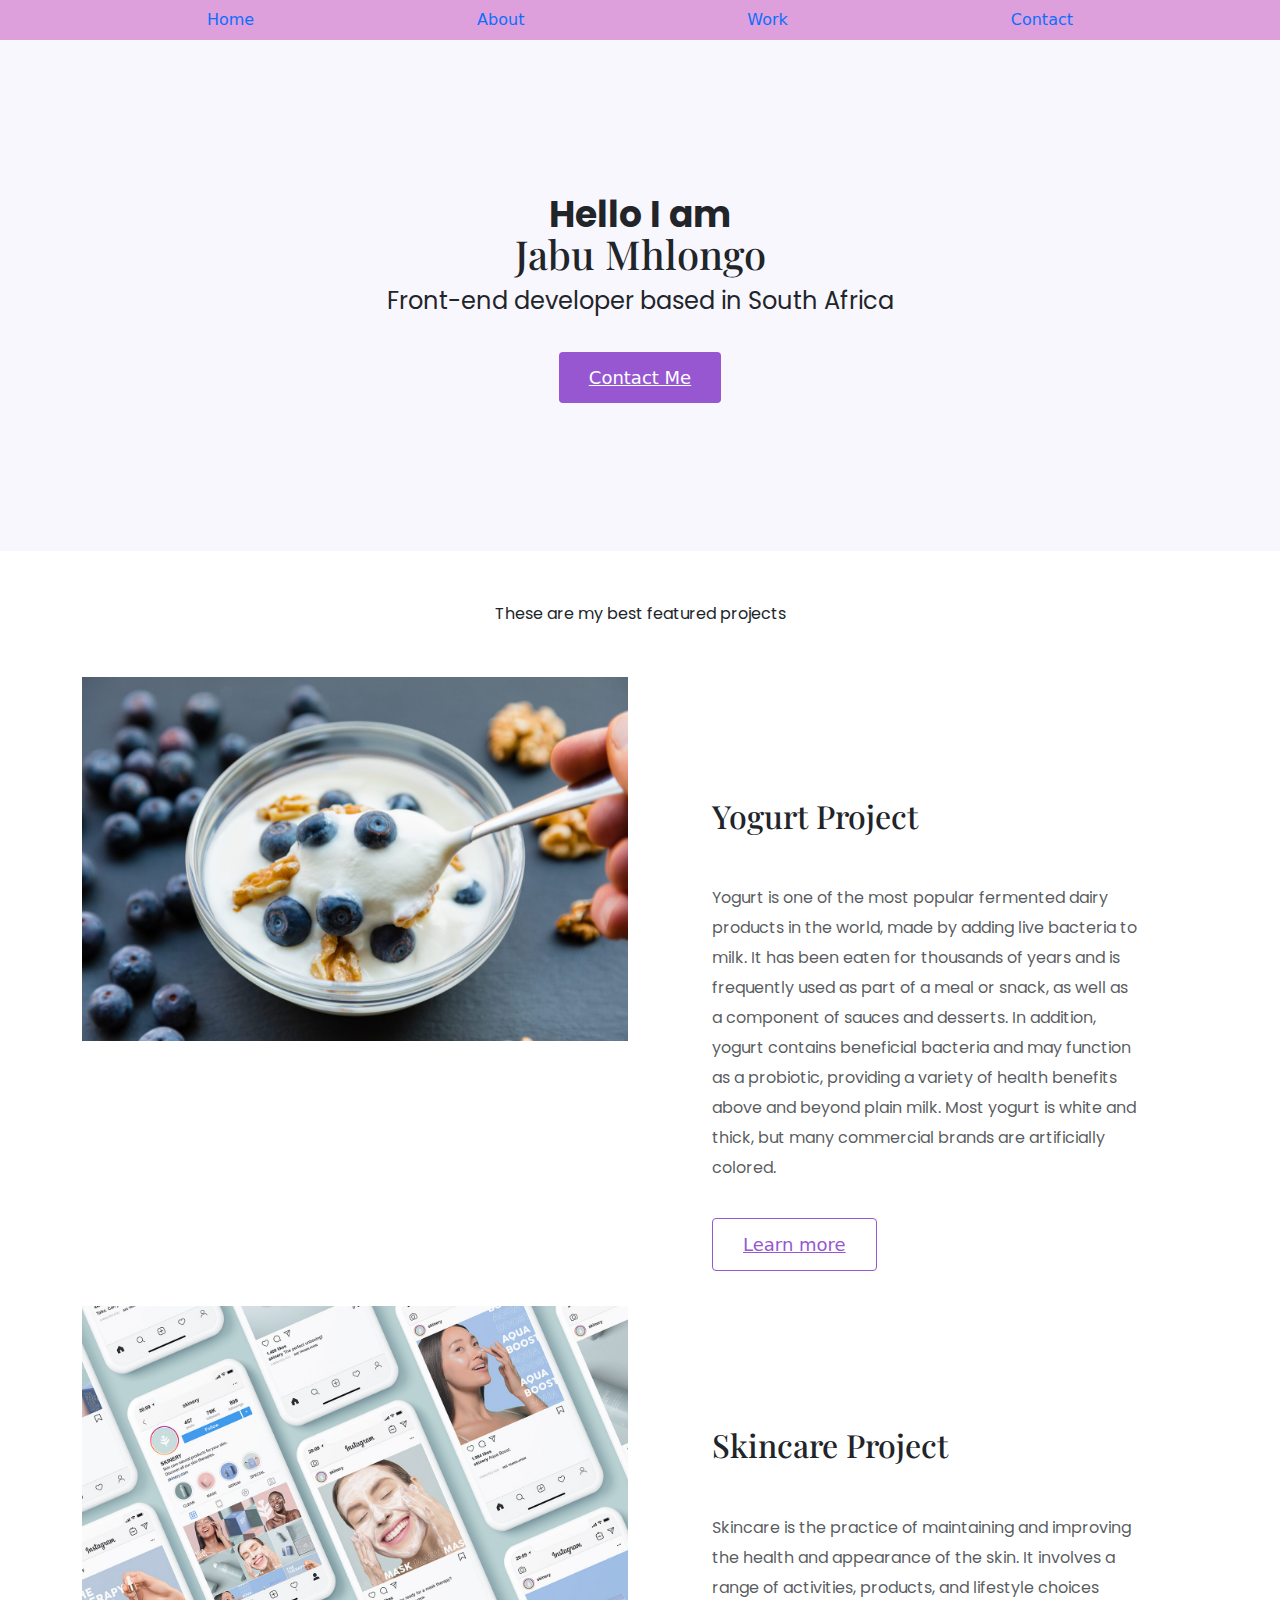
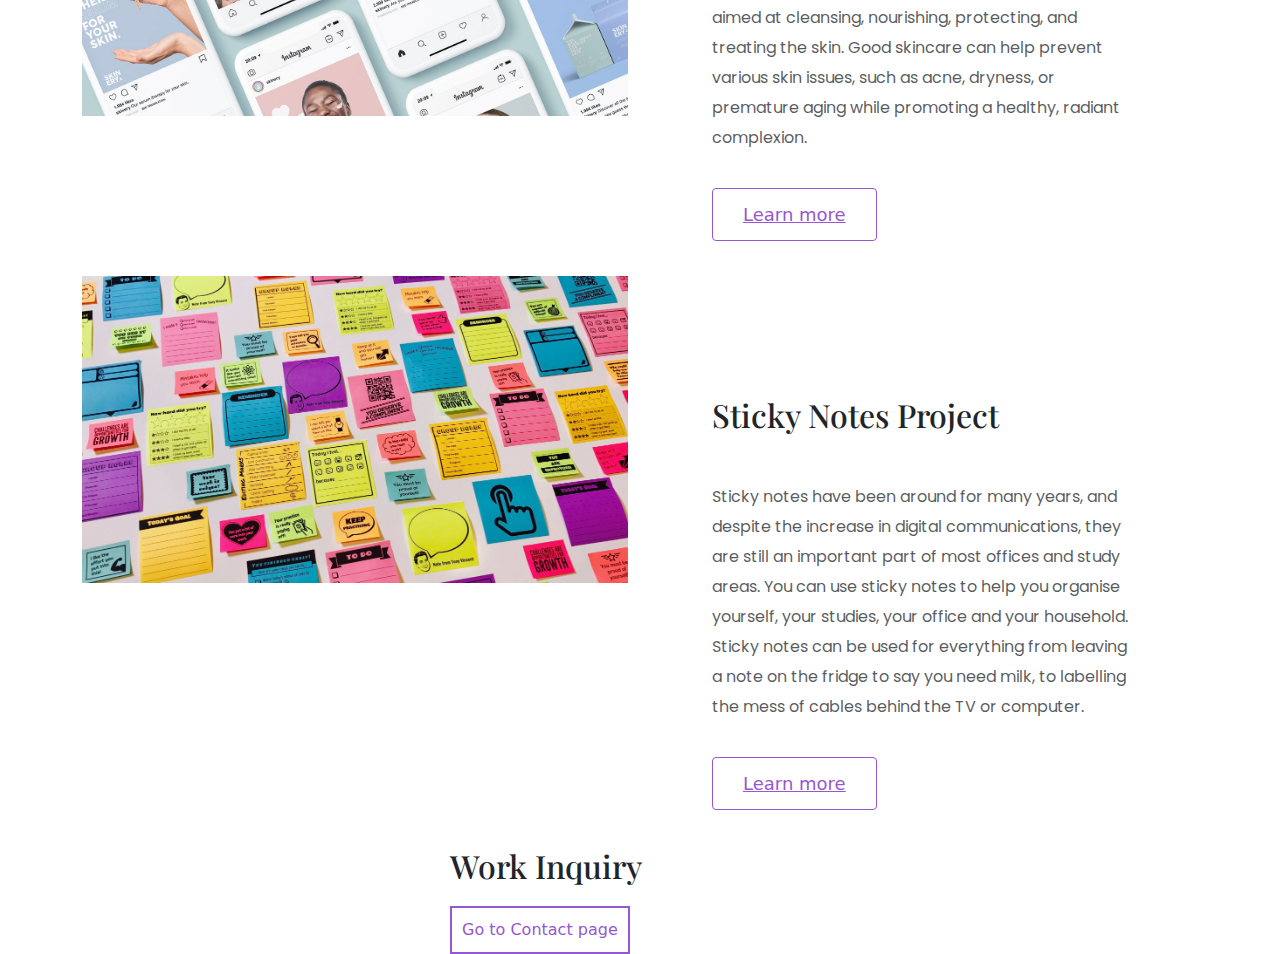
<file: index.html>
<!DOCTYPE html>
<html lang="en">
<head>
  <meta charset="UTF-8">
  <meta name="viewport" content="width=device-width, initial-scale=1.0">

  <link rel="stylesheet" href="portfolio.css/style.css">

  <link href="https://cdn.jsdelivr.net/npm/bootstrap@5.3.3/dist/css/bootstrap.min.css" rel="stylesheet" integrity="sha384-QWTKZyjpPEjISv5WaRU9OFeRpok6YctnYmDr5pNlyT2bRjXh0JMhjY6hW+ALEwIH" crossorigin="anonymous">

  <script src="https://cdn.jsdelivr.net/npm/@popperjs/core@2.11.8/dist/umd/popper.min.js" integrity="sha384-I7E8VVD/ismYTF4hNIPjVp/Zjvgyol6VFvRkX/vR+Vc4jQkC+hVqc2pM8ODewa9r" crossorigin="anonymous"></script>
  <script src="https://cdn.jsdelivr.net/npm/bootstrap@5.3.3/dist/js/bootstrap.min.js" integrity="sha384-0pUGZvbkm6XF6gxjEnlmuGrJXVbNuzT9qBBavbLwCsOGabYfZo0T0to5eqruptLy" crossorigin="anonymous"></script>

  <link rel="preconnect" href="https://fonts.googleapis.com">
<link rel="preconnect" href="https://fonts.gstatic.com" crossorigin>
<link href="https://fonts.googleapis.com/css2?family=Poppins:ital,wght@0,100;0,200;0,300;0,400;0,500;0,600;0,700;0,800;0,900;1,100;1,200;1,300;1,400;1,500;1,600;1,700;1,800;1,900&display=swap" rel="stylesheet">

<link rel="preconnect" href="https://fonts.googleapis.com">
<link rel="preconnect" href="https://fonts.gstatic.com" crossorigin>
<link href="https://fonts.googleapis.com/css2?family=Playfair+Display:ital,wght@0,400..900;1,400..900&display=swap" rel="stylesheet">

  <title>Jabu Mhlongo portfolio</title>
</head>
<body>


    <div>
      <nav class="nav">
        <a class="nav-link active" aria-current="page" href="index.html">Home</a>
        <a class="nav-link" href="about.html">About</a>
        <a class="nav-link" href="work.html">Work</a>
        <a class="nav-link" href="contact.html">Contact</a>
    </nav>
    </div>
    

  <div class="hero">
  <p>Hello I am</p>
  <h1>Jabu Mhlongo</h1>
  <h2 class="mb-5">Front-end developer based in South Africa</h2>
  <div>
  <a href="#" class="btn-branding">Contact Me</a>
  </div>
 </div>
 <p class="text-center m-5">These are my best featured projects</p>

 <div class="container">
  <div class="row mb-5">
    <div class="col d-none d-lg-block">
      <img src="images/yogurt.jpg" class="img-fluid">
    </div>
    <div class="col">
      <div class="project-description">

 <h2 class="mb-5">Yogurt Project </h2>

 <p class="mb-5 text-muted">Yogurt is one of the most popular fermented dairy products in the world, made by adding live bacteria to milk.

  It has been eaten for thousands of years and is frequently used as part of a meal or snack, as well as a component of sauces and desserts.
  
  In addition, yogurt contains beneficial bacteria and may function as a probiotic, providing a variety of health benefits above and beyond plain milk.
  
  Most yogurt is white and thick, but many commercial brands are artificially colored.</p>

  <a href="" class="btn-branding-outline">Learn more</a>
    </div>
    </div>
  </div>
 
  

  <div class="row mb-5">
    <div class="col d-none d-lg-block">
      <img src="images/skincare.jpg" class="img-fluid">
    </div>
    <div class="col">
      <div class="project-description">

 <h2 class="mb-5">Skincare Project </h2>

 <p class="mb-5 text-muted">Skincare is the practice of maintaining and improving the health and appearance of the skin. It involves a range of activities, products, and lifestyle choices aimed at cleansing, nourishing, protecting, and treating the skin. 

  Good skincare can help prevent various skin issues, such as acne, dryness, or premature aging while promoting a healthy, radiant complexion.</p>
  
  <a href="" class="btn-branding-outline">Learn more</a>
    </div>
    </div>
  </div>

  <div class="row mb-5">
    <div class="col d-none d-lg-block">
      <img src="images/sticky notes.jpeg" class="img-fluid">

    </div>
    <div class="col">
      <div class="project-description">

 <h2 class="mb-5">Sticky Notes Project </h2>

 <p class="mb-5 text-muted">Sticky notes have been around for many years, and despite the increase in digital communications, they are still an important part of most offices and study areas. You can use sticky notes to help you organise yourself, your studies, your office and your household. Sticky notes can be used for everything from leaving a note on the fridge to say you need milk, to labelling the mess of cables behind the TV or computer.</p>
 
  <a href="" class="btn-branding-outline">Learn more</a>
    </div>
    </div>
  </div>
  </div>

  <footer>
    <h2 class="work-inquiry">Work Inquiry</h2>
    <form action="contact.html">
      <input type="submit" value="Go to Contact page">
  </form>
  
  </footer>
  
  

</body>
</html>
</file>
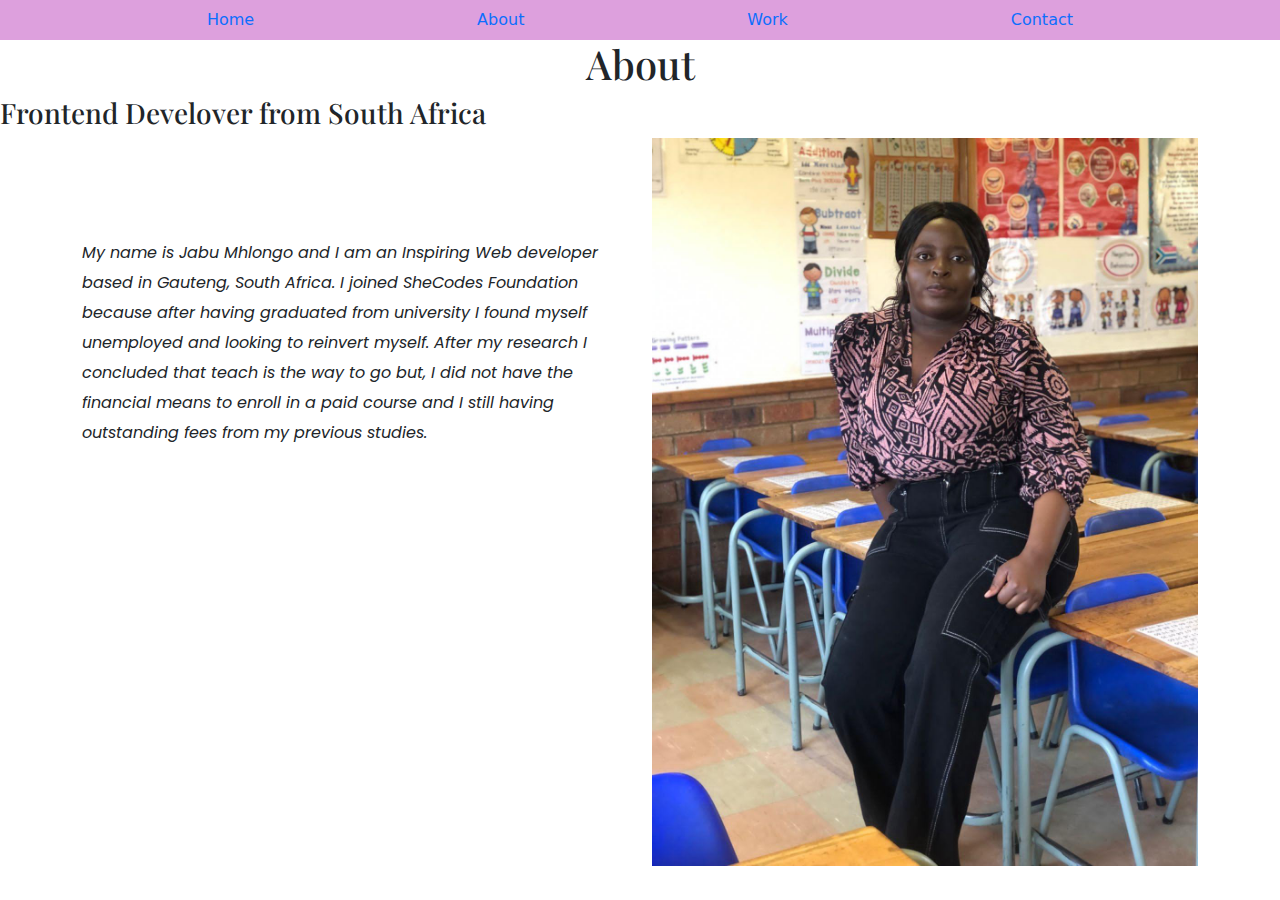
<file: about.html>
<!DOCTYPE html>
<html lang="en">
<head>
  <meta charset="UTF-8">
  <meta name="viewport" content="width=device-width, initial-scale=1.0">
  <link rel="stylesheet" href="portfolio.css/style.css">

  <link href="https://cdn.jsdelivr.net/npm/bootstrap@5.3.3/dist/css/bootstrap.min.css" rel="stylesheet" integrity="sha384-QWTKZyjpPEjISv5WaRU9OFeRpok6YctnYmDr5pNlyT2bRjXh0JMhjY6hW+ALEwIH" crossorigin="anonymous">

  <script src="https://cdn.jsdelivr.net/npm/@popperjs/core@2.11.8/dist/umd/popper.min.js" integrity="sha384-I7E8VVD/ismYTF4hNIPjVp/Zjvgyol6VFvRkX/vR+Vc4jQkC+hVqc2pM8ODewa9r" crossorigin="anonymous"></script>
  <script src="https://cdn.jsdelivr.net/npm/bootstrap@5.3.3/dist/js/bootstrap.min.js" integrity="sha384-0pUGZvbkm6XF6gxjEnlmuGrJXVbNuzT9qBBavbLwCsOGabYfZo0T0to5eqruptLy" crossorigin="anonymous"></script>

  <link rel="preconnect" href="https://fonts.googleapis.com">
<link rel="preconnect" href="https://fonts.gstatic.com" crossorigin>
<link href="https://fonts.googleapis.com/css2?family=Poppins:ital,wght@0,100;0,200;0,300;0,400;0,500;0,600;0,700;0,800;0,900;1,100;1,200;1,300;1,400;1,500;1,600;1,700;1,800;1,900&display=swap" rel="stylesheet">

<link rel="preconnect" href="https://fonts.googleapis.com">
<link rel="preconnect" href="https://fonts.gstatic.com" crossorigin>
<link href="https://fonts.googleapis.com/css2?family=Playfair+Display:ital,wght@0,400..900;1,400..900&display=swap" rel="stylesheet">

  <title>About Page</title>
</head>
<body>

  <div>
    <nav class="nav">
      <a class="nav-link active" aria-current="page" href="index.html">Home</a>
      <a class="nav-link" href="about.html">About</a>
      <a class="nav-link" href="work.html">Work</a>
      <a class="nav-link" href="contact.html">Contact</a>
  </nav>
  </div>

  <h1> About</h1>
  <h3>Frontend Develover from South Africa</h3>
  <div class=" about-container container">
    <div class="row">
      <div class="col-6">
        <p class="about-jabu">My name is Jabu Mhlongo and I am an Inspiring Web developer based in Gauteng, South Africa. I joined SheCodes
          Foundation because after having graduated from university I found myself unemployed and looking to reinvert myself.
          After my research I concluded that teach is the way to go but, I did not have the financial means to enroll in a paid course
           and I still having outstanding fees from my previous studies.
        </p>
      </div>

      <div class="col-6">
        <img src="images/Jabu-Mhlongo.jpg" alt="Jabu Mhlongo" class="img-fluid">
      </div>

    </div>
  </div>
  
</body>
</html>
</file>
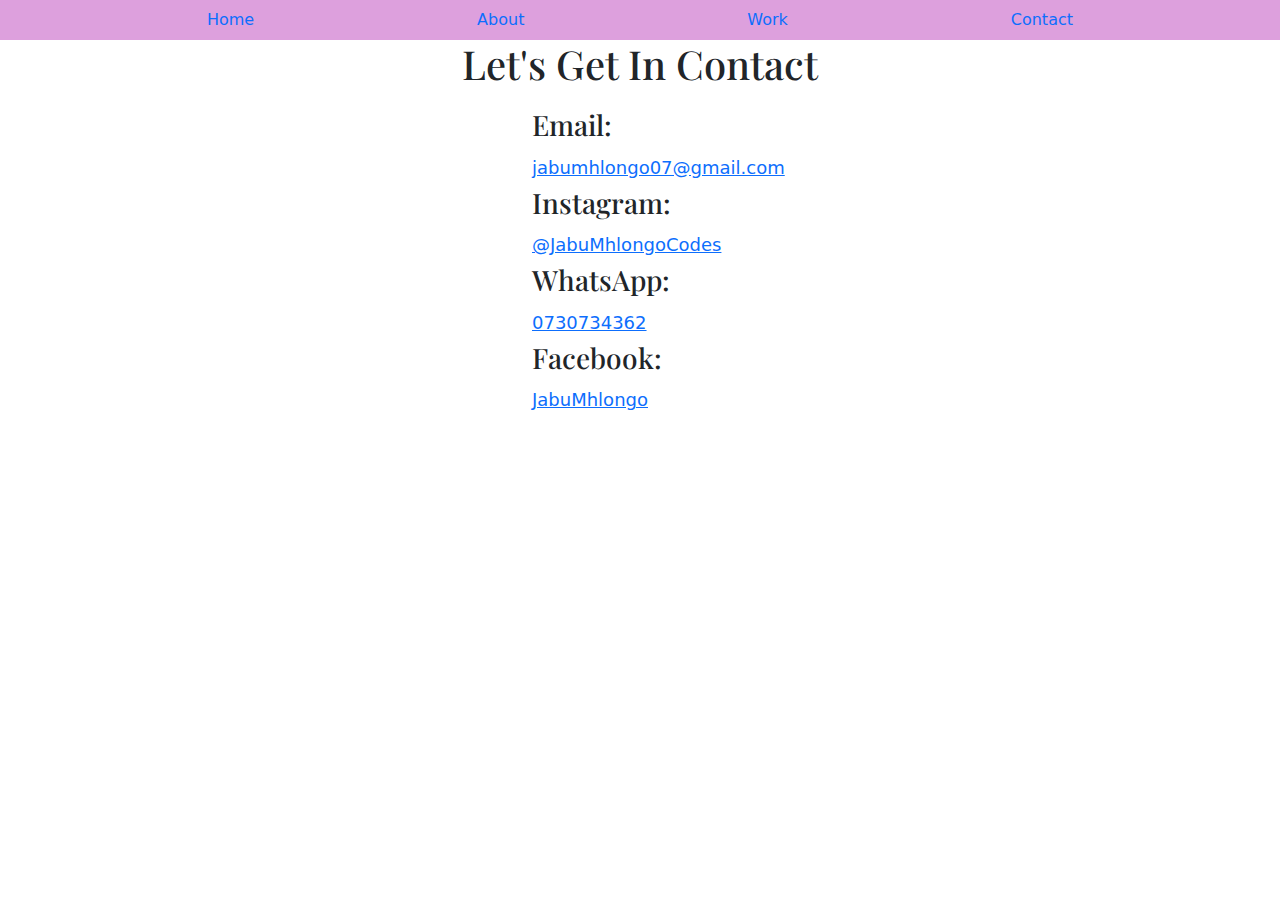
<file: contact.html>
<!DOCTYPE html>
<html lang="en">
<head>
  <meta charset="UTF-8">
  <meta name="viewport" content="width=device-width, initial-scale=1.0">
  <link rel="stylesheet" href="portfolio.css/style.css">

  <link href="https://cdn.jsdelivr.net/npm/bootstrap@5.3.3/dist/css/bootstrap.min.css" rel="stylesheet" integrity="sha384-QWTKZyjpPEjISv5WaRU9OFeRpok6YctnYmDr5pNlyT2bRjXh0JMhjY6hW+ALEwIH" crossorigin="anonymous">

  <script src="https://cdn.jsdelivr.net/npm/@popperjs/core@2.11.8/dist/umd/popper.min.js" integrity="sha384-I7E8VVD/ismYTF4hNIPjVp/Zjvgyol6VFvRkX/vR+Vc4jQkC+hVqc2pM8ODewa9r" crossorigin="anonymous"></script>
  <script src="https://cdn.jsdelivr.net/npm/bootstrap@5.3.3/dist/js/bootstrap.min.js" integrity="sha384-0pUGZvbkm6XF6gxjEnlmuGrJXVbNuzT9qBBavbLwCsOGabYfZo0T0to5eqruptLy" crossorigin="anonymous"></script>

  <link rel="preconnect" href="https://fonts.googleapis.com">
<link rel="preconnect" href="https://fonts.gstatic.com" crossorigin>
<link href="https://fonts.googleapis.com/css2?family=Poppins:ital,wght@0,100;0,200;0,300;0,400;0,500;0,600;0,700;0,800;0,900;1,100;1,200;1,300;1,400;1,500;1,600;1,700;1,800;1,900&display=swap" rel="stylesheet">

<link rel="preconnect" href="https://fonts.googleapis.com">
<link rel="preconnect" href="https://fonts.gstatic.com" crossorigin>
<link href="https://fonts.googleapis.com/css2?family=Playfair+Display:ital,wght@0,400..900;1,400..900&display=swap" rel="stylesheet">

  <title>Contact page</title>
</head>
<body>

  <div>
    <nav class="nav">
      <a class="nav-link active" aria-current="page" href="index.html">Home</a>
      <a class="nav-link" href="about.html">About</a>
      <a class="nav-link" href="work.html">Work</a>
      <a class="nav-link" href="contact.html">Contact</a>
  </nav>
  </div>


  <h1>Let's Get In Contact</h1>
  <div class="container">
    <div class="contact-content"> <h3>Email:</h3>
      <a href="mailto:jabumhlongo07@gmail.com">jabumhlongo07@gmail.com</a>
  

  
    <h3>Instagram:</h3>
    <a href="www.Istagram.com/Jabu-Mhlongo">@JabuMhlongoCodes</a>
  

  
    <h3>WhatsApp:</h3>
    <a href="www.whatsapp.com/0730734362">0730734362</a>
  

  
    <h3>Facebook:</h3>
    <a href="www.facebook.com/Jabu-Mhlongo">JabuMhlongo</a>
  </div>
  
  </div>
  
  
</body>
</html>
</file>
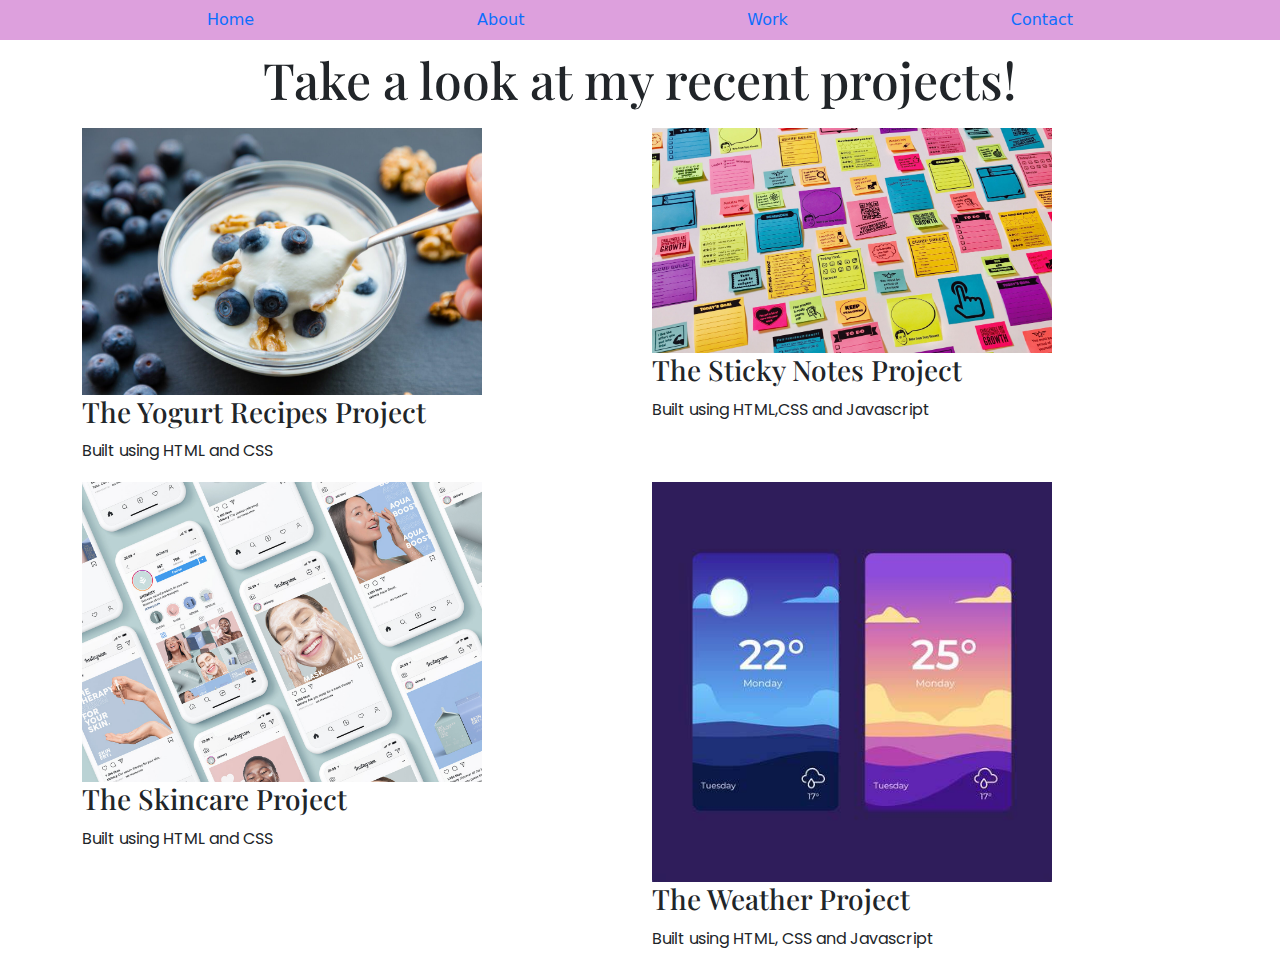
<file: work.html>
<!DOCTYPE html>
<html lang="en">
<head>
  <meta charset="UTF-8">
  <meta name="viewport" content="width=device-width, initial-scale=1.0">
  <link rel="stylesheet" href="portfolio.css/style.css">

  <link href="https://cdn.jsdelivr.net/npm/bootstrap@5.3.3/dist/css/bootstrap.min.css" rel="stylesheet" integrity="sha384-QWTKZyjpPEjISv5WaRU9OFeRpok6YctnYmDr5pNlyT2bRjXh0JMhjY6hW+ALEwIH" crossorigin="anonymous">

  <script src="https://cdn.jsdelivr.net/npm/@popperjs/core@2.11.8/dist/umd/popper.min.js" integrity="sha384-I7E8VVD/ismYTF4hNIPjVp/Zjvgyol6VFvRkX/vR+Vc4jQkC+hVqc2pM8ODewa9r" crossorigin="anonymous"></script>
  <script src="https://cdn.jsdelivr.net/npm/bootstrap@5.3.3/dist/js/bootstrap.min.js" integrity="sha384-0pUGZvbkm6XF6gxjEnlmuGrJXVbNuzT9qBBavbLwCsOGabYfZo0T0to5eqruptLy" crossorigin="anonymous"></script>

  <link rel="preconnect" href="https://fonts.googleapis.com">
  <link rel="preconnect" href="https://fonts.gstatic.com" crossorigin>
  <link href="https://fonts.googleapis.com/css2?family=Poppins:ital,wght@0,100;0,200;0,300;0,400;0,500;0,600;0,700;0,800;0,900&display=swap" rel="stylesheet">

  <link rel="preconnect" href="https://fonts.googleapis.com">
  <link rel="preconnect" href="https://fonts.gstatic.com" crossorigin>
  <link href="https://fonts.googleapis.com/css2?family=Playfair+Display:ital,wght@0,400..900;1,400..900&display=swap" rel="stylesheet">

  <title>work page</title>
</head>
<body>

  <div>
    <nav class="nav">
      <a class="nav-link active" aria-current="page" href="index.html">Home</a>
      <a class="nav-link" href="about.html">About</a>
      <a class="nav-link" href="work.html">Work</a>
      <a class="nav-link" href="contact.html">Contact</a>
  </nav>
  </div>


  <h1 class="work-page-h1">Take a look at my recent projects!</h1>

  <div class="work-page-container container">
    <div class="row">
    
      <div class="col-6"><img class="work-page-img" src="images/yogurt.jpg" alt="" class="img-fluid">
        <h3 class="work-page-h3">
          The Yogurt Recipes Project
        </h3>
        <p class="work-page-p">Built using HTML and CSS</p>
      </div>

      <div class="col-6"><img class="work-page-img" src="images/sticky notes.jpeg" alt="" class="img-fluid">
        <h3 class="work-page-h3">
          The Sticky Notes Project
        </h3>
        <p class="work-page-p">Built using HTML,CSS and Javascript</p>
      </div>

      <div class="col-6"><img class="work-page-img" src="images/skincare.jpg" alt="" class="img-fluid">
        <h3 class="work-page-h3">
          The Skincare Project
        </h3>
        <p class="work-page-p">Built using HTML and CSS</p>
      </div>

      <div class="col-6"><img class="work-page-img" src="images/weatherApp.jfif" alt="" class="img-fluid">
        <h3 class="work-page-h3">
          The Weather Project
        </h3>
        <p class="work-page-p">Built using HTML, CSS and Javascript</p>
      </div>
      
      
    </div>

    
  </div>
  
  
  
</body>
</html>
</file>
<file: portfolio.css/style.css>
:root {
  --branding-color:rgb(150, 87, 209);
  --heading-font-family:"Playfair Display", sans-serif;
  --default-font-family:"Poppins", sans-serif;
  --secondary-color:#f9f7fe;
}



h1,
h2,
h3, 
h4, 
h5, 
h6 {
  color: black;
  font-family: var(--heading-font-family);
  font-weight: bold;
}

nav {
  background-color: plum;
  justify-content: space-evenly;
  margin-top: 0;
  
}

h1 {
  font-size: 70px;
  line-height: 30px;
  text-align: center;
}

.work-page-h1 {
  font-size: 50px;
  text-align: center;
  line-height: 80px;
}

p {
  font-family: var(--default-font-family);
  font-weight: normal;
  font-size: 16px;
  line-height: 30px;

}


.hero {
  background: var(--secondary-color);
  text-align: center;
  padding: 160px 20px;
}

.content-container {
  text-align: center;
  padding: 0px;
}

.hero p {
  font-family: var(--default-font-family);
  font-size: 36px;
  font-weight: bold;
  margin: 0px;
  line-height: 30px;
}

.hero h2 {
  font-family: var(--default-font-family);
  font-weight: normal;
  font-size: 24px;
  line-height: 30px;
}


.content-container h1 {
  font-size: 64px;
  line-height: 80px;
}

.content-container h2 {
  font-size: 18px;
  font-family: var(--default-font-family);
} 

.content-container {
  display: flex;
  align-items: center;
  justify-content: space-evenly;

}

.contact-content {
  margin-left: 450px;
  font-size: 18px;
  margin-top: 20px;
  line-height: 2;
}


.content {
  display: flex;
  margin: 30px 0;
}

.btn-branding {
  background: var(--branding-color);
  border-radius: 4px;
  color: white;
  font-size: 18px;
  line-height: 27px;
  padding: 15px 30px; 
}

h2 {
  font-size: 64px;
}

.btn-branding-outline {
  color: var(--branding-color);
  border: 1px solid var(--branding-color);
  border-radius: 4px;
  font-size: 18px;
  line-height: 27px;
  padding: 15px 30px; 
}

.project-description {
  padding: 120px 60px 0px;
}


@media (max-width: 900px) {
  .project-description {
    font-size: 50px;
    padding: 0;
    text-align: center;
  }

  h1 {
    font-size: 48px;
  }

  img {
    width: 100%;
    height: auto;
  }
  .work-page-h1 {
    font-size: 25px;
    padding: 0;
    margin: 0;
  }
}

.work-page-container {
  display: flex;
  flex-direction: column;
}

.work-page-img {
  width: 400px;
}

.about-container {
  display: flex;
  align-items: center;
  justify-content: space-evenly;
}

.about-jabu {
  padding-top: 100px;
  font-style: oblique;
}

footer {
  margin-top: 50px;
  
}

.work-inquiry {
  margin-left: 450px;
  
}

form {
  margin-left: 450px;
  margin-top: 20px;
}

input {
  background-color: white;
  border: 2px solid rgb(150, 87, 209);
  color: rgb(150, 87, 209);
  font-size: 16px;
  padding: 10px;

}
</file>
